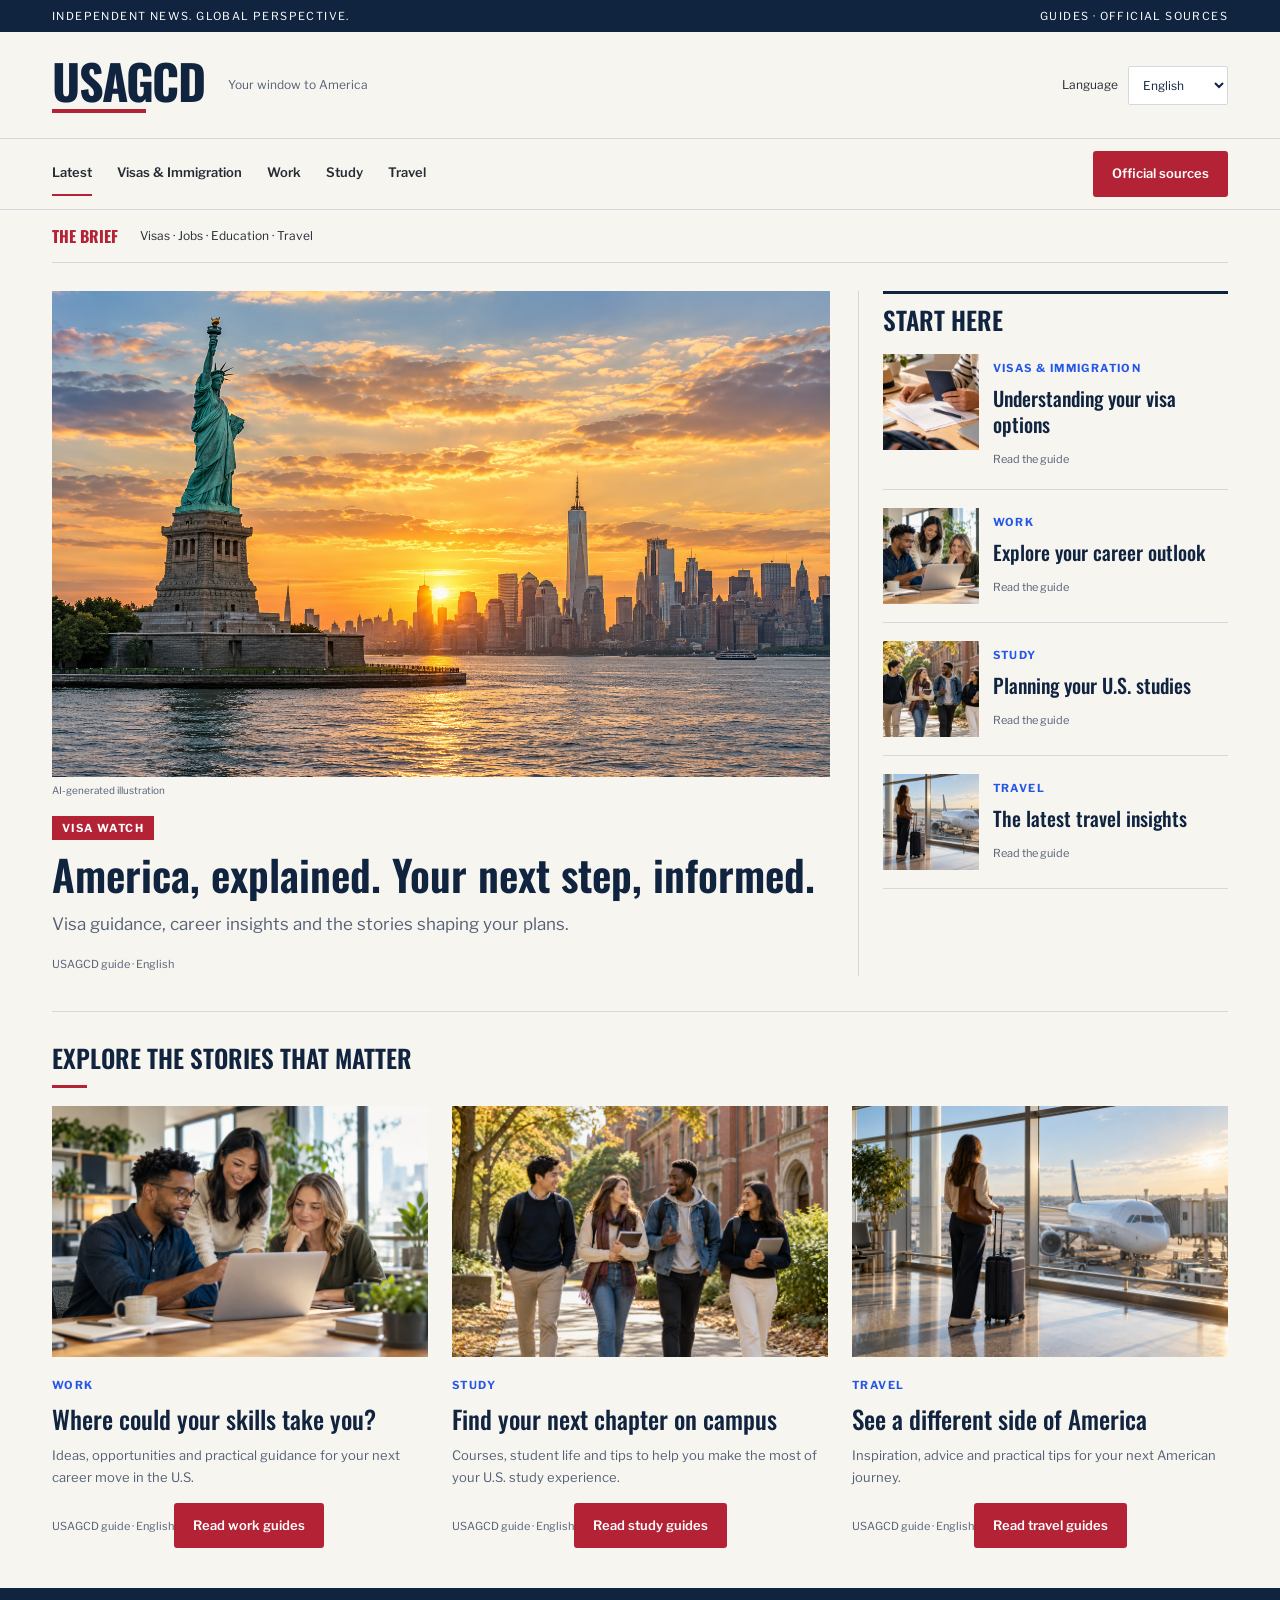
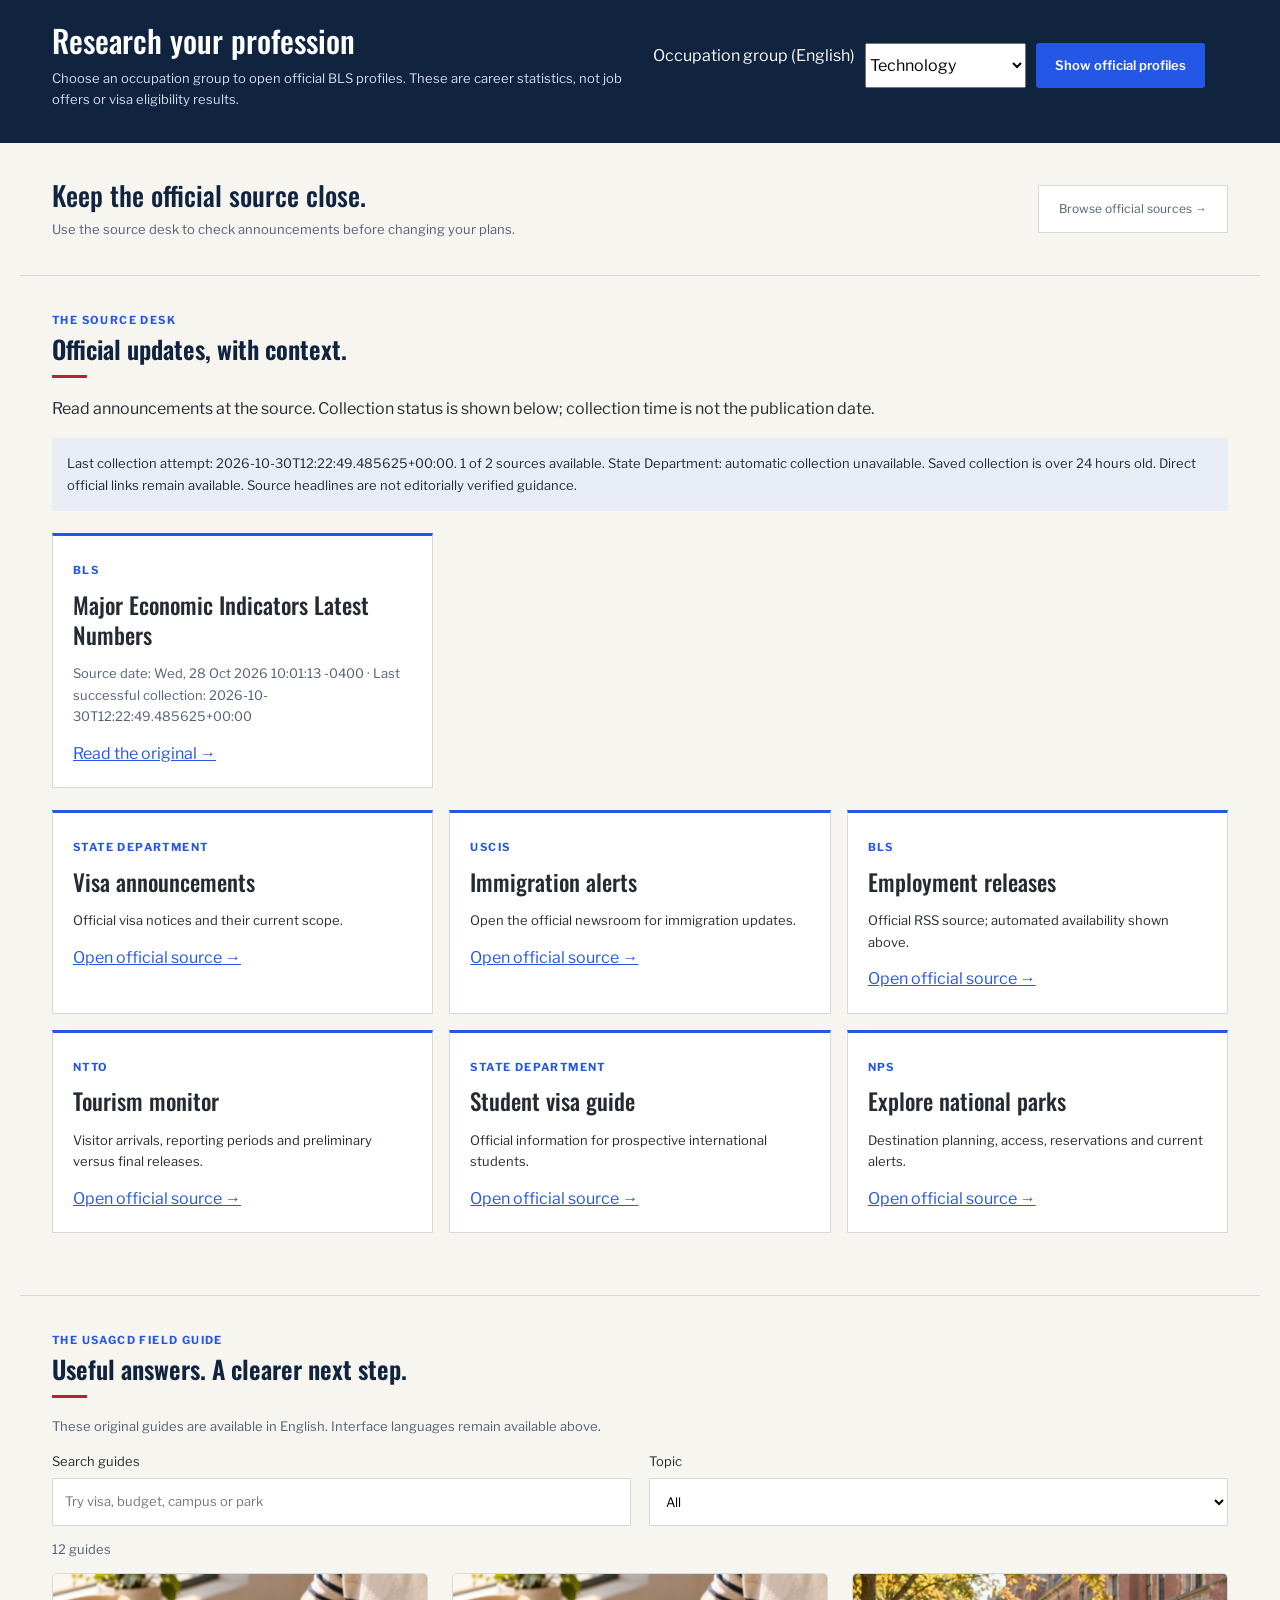
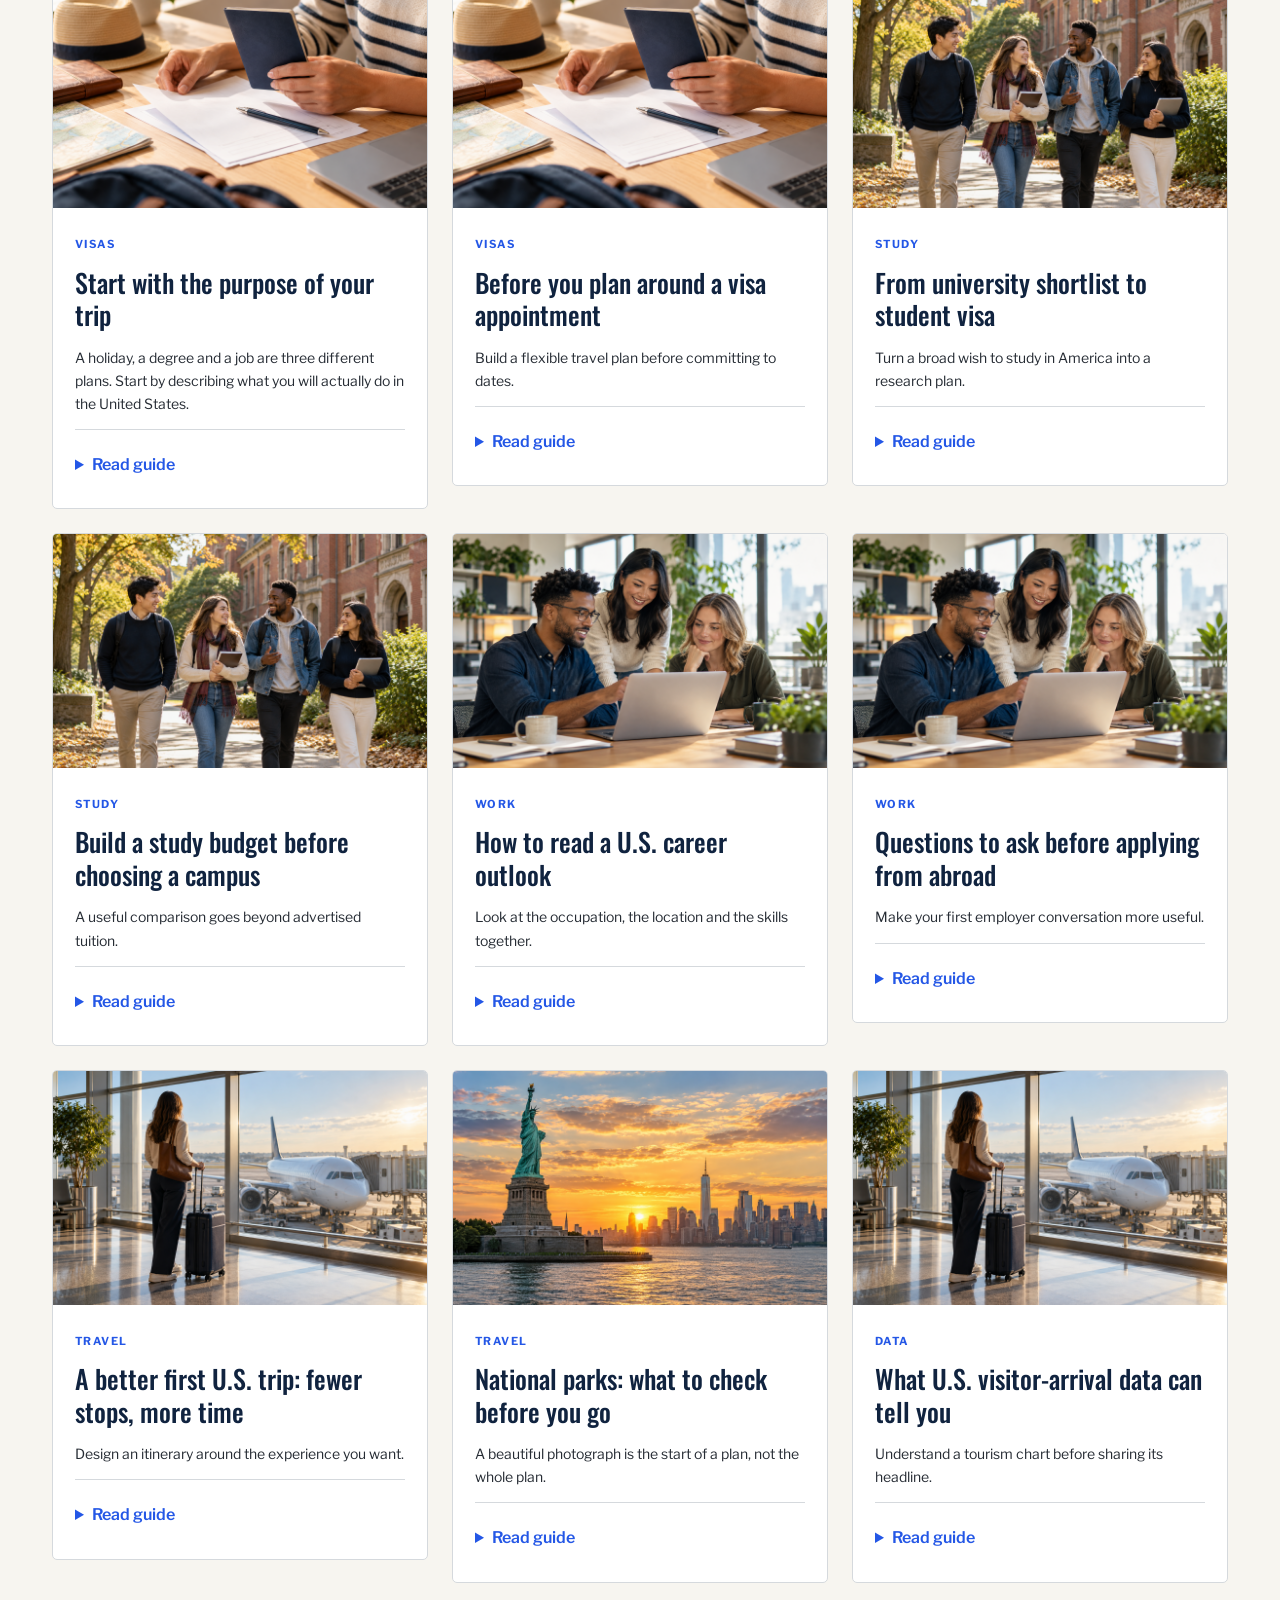
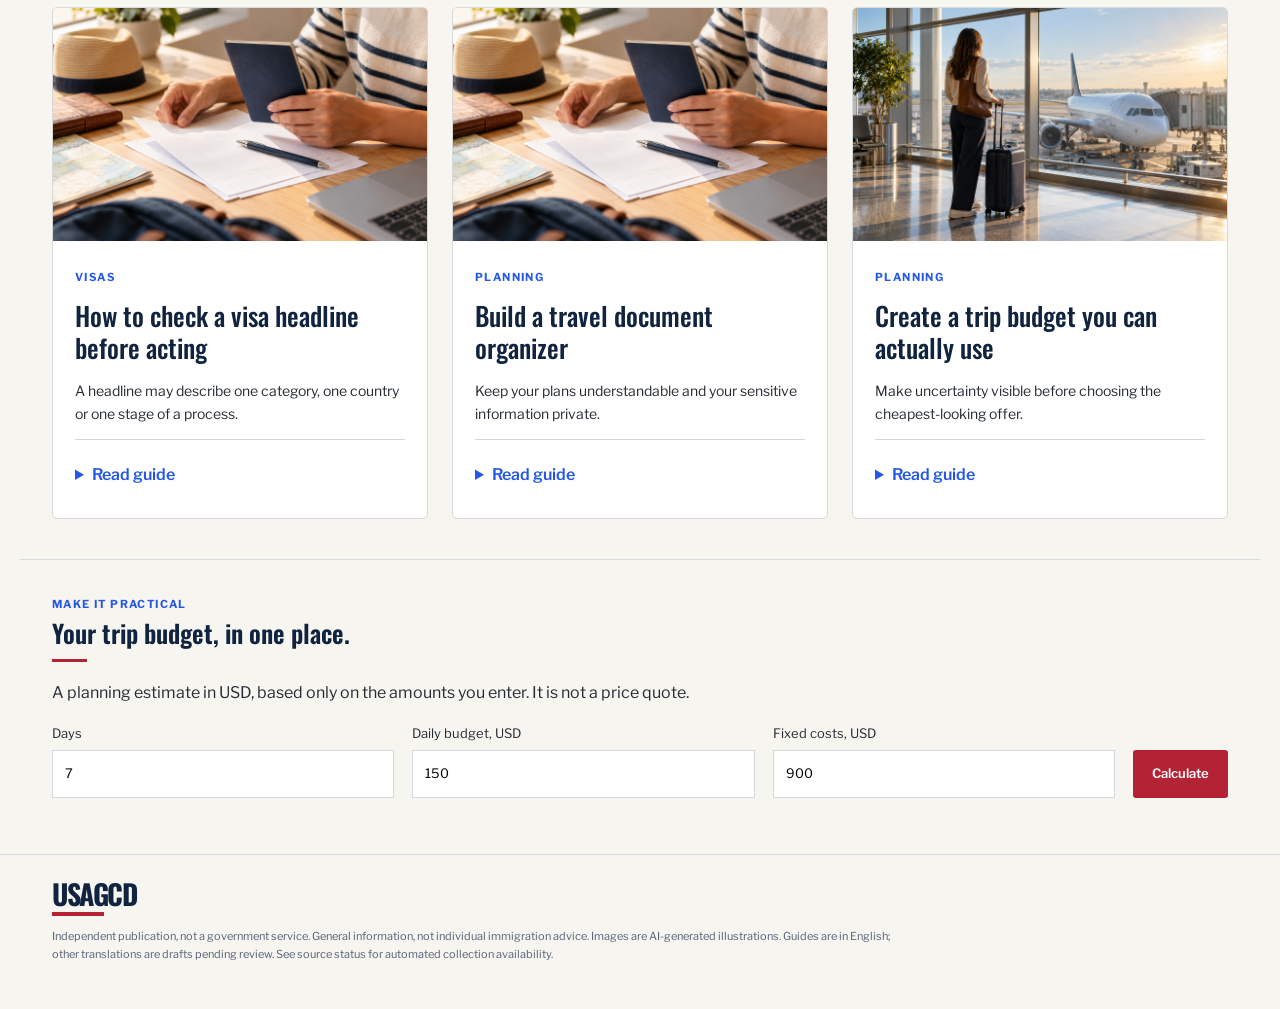
<file: index.html>
<!doctype html>
<html lang="en" dir="ltr">
<head><meta charset="utf-8"><meta name="viewport" content="width=device-width,initial-scale=1"><title>USAGCD — Visas, Work, Study & Travel</title>
<link rel="preconnect" href="https://fonts.googleapis.com"><link rel="preconnect" href="https://fonts.gstatic.com" crossorigin>
<link href="https://fonts.googleapis.com/css2?family=Oswald:wght@500;600;700&family=Libre+Franklin:wght@400;500;600;700&family=Noto+Sans:wght@400;600;700&family=Noto+Sans+Arabic:wght@400;600;700&family=Noto+Sans+Devanagari:wght@400;600;700&display=swap" rel="stylesheet">
<style>
:root{--navy:#10233f;--paper:#f7f5f0;--blue:#2457e6;--red:#b42335;--ink:#252b33;--muted:#536075;--line:#d5d9dd;--heading:'Oswald',sans-serif;--body:'Libre Franklin',sans-serif}*{box-sizing:border-box}body{margin:0;color:var(--ink);background:var(--paper);font:16px/1.65 var(--body)}button,select,input{font:inherit}button,a,select{touch-action:manipulation}a{color:inherit;text-decoration:none}a:hover{text-decoration:underline}button:focus-visible,a:focus-visible,select:focus-visible,input:focus-visible{outline:3px solid var(--blue);outline-offset:4px}.wrap{max-width:1240px;margin:auto;padding-inline:32px}.top{background:var(--navy);color:white;font-size:11px;letter-spacing:1.4px;padding-block:7px}.top .wrap{display:flex;justify-content:space-between;gap:20px}.masthead{display:flex;align-items:center;justify-content:space-between;gap:24px;padding-block:25px}.brand{display:flex;align-items:center;gap:24px}.logo{font:700 48px/1 var(--heading);color:var(--navy);letter-spacing:-1.5px;direction:ltr;display:inline-block;position:relative;padding-bottom:8px}.logo:after{content:'';height:4px;width:62%;background:var(--red);position:absolute;bottom:0;left:0}.tagline{font-size:12px;color:var(--muted)}.language{display:flex;align-items:center;gap:10px;font-size:12px}.language select{max-width:175px;border:1px solid var(--line);background:#fff;color:var(--navy);padding:10px;border-radius:2px}.navigation{border-block:1px solid var(--line)}.nav-inner{display:flex;align-items:center;justify-content:space-between;gap:20px;padding-block:12px}.nav-links{display:flex;gap:25px;flex-wrap:wrap;font-size:13px;font-weight:600}.nav-links a{padding-block:10px}.nav-links a:first-child{border-bottom:2px solid var(--red)}.cta{display:inline-block;border:0;background:var(--red);color:white;border-radius:3px;padding:12px 19px;font-weight:600;font-size:13px;cursor:pointer}.brief{display:flex;gap:22px;align-items:center;padding-block:13px;font-size:12px;border-bottom:1px solid var(--line);flex-wrap:wrap}.brief strong{color:var(--red);font-family:var(--heading);font-size:16px}.lead-grid{display:grid;grid-template-columns:minmax(0,2.1fr) minmax(250px,1fr);gap:28px;padding-block:28px 35px}.lead img{display:block;width:100%;height:auto;aspect-ratio:16/10;object-fit:cover;object-position:45% 50%}.category{font-size:11px;letter-spacing:1.4px;text-transform:uppercase;font-weight:700;color:var(--blue)}.lead .category{display:inline-block;background:var(--red);color:white;padding:3px 10px;margin-top:17px}.lead h1{font:600 clamp(30px,3.3vw,46px)/1.16 var(--heading);color:var(--navy);margin:10px 0}.lead p{color:var(--muted);margin:12px 0;font-size:17px;line-height:1.6}.meta{font-size:11px;color:var(--muted)}.side{border-inline-start:1px solid var(--line);padding-inline-start:24px}.section-title{font:600 25px/1.3 var(--heading);color:var(--navy);margin:0 0 18px}.side .section-title{border-top:3px solid var(--navy);padding-top:10px}.update{display:grid;grid-template-columns:96px 1fr;gap:14px;border-bottom:1px solid var(--line);padding:18px 0}.update:first-of-type{padding-top:0}.update img{width:96px;height:96px;object-fit:cover}.update h3{font:500 20px/1.3 var(--heading);color:var(--navy);margin:4px 0 8px}.topics{padding-block:30px 40px;border-top:1px solid var(--line);scroll-margin-top:20px}.topics .section-title:after{content:'';display:block;width:35px;height:3px;background:var(--red);margin-top:10px}.cards{display:grid;grid-template-columns:repeat(3,minmax(0,1fr));gap:24px}.story{min-width:0}.story img{display:block;width:100%;height:auto;aspect-ratio:3/2;object-fit:cover;margin-bottom:14px}.story h3{font:500 25px/1.3 var(--heading);color:var(--navy);margin:6px 0}.story p{font-size:13px;line-height:1.75;color:var(--muted);margin:8px 0 14px}.career{background:var(--navy);color:white;padding-block:32px}.career .wrap{display:grid;grid-template-columns:1fr 1fr;gap:25px;align-items:center}.career h2{font:500 31px/1.3 var(--heading);margin:0 0 7px}.career p{font-size:13px;margin:0;color:#d3deed}.career form{display:flex;gap:10px;flex-wrap:wrap}.career input{min-width:150px;flex:1;padding:13px;border:1px solid #d5d9dd;border-radius:3px;background:white;color:var(--ink)}.career button{background:var(--blue)}.result{grid-column:1/-1;font-size:13px;border-top:1px solid #56718f;padding-top:12px}.newsletter{display:flex;align-items:center;justify-content:space-between;gap:25px;padding-block:35px}.newsletter h2{font:500 27px/1.3 var(--heading);color:var(--navy);margin:0 0 6px}.newsletter p{font-size:13px;color:var(--muted);margin:0}.newsletter .preview-tag{border:1px solid var(--line);background:white;padding:13px 20px;font-size:12px;color:var(--muted)}footer{border-top:1px solid var(--line);padding-block:25px 35px}footer .logo{font-size:28px}footer p{font-size:11px;color:var(--muted);max-width:850px}.caption{font-size:10px;color:var(--muted);margin-top:5px}html[lang=ar]{--body:'Noto Sans Arabic',sans-serif;--heading:'Noto Sans Arabic',sans-serif}html[lang=hi]{--body:'Noto Sans Devanagari',sans-serif;--heading:'Noto Sans Devanagari',sans-serif}html[lang=ru]{--body:'Noto Sans',sans-serif;--heading:'Noto Sans',sans-serif}html[lang=ar] .logo,html[lang=hi] .logo,html[lang=ru] .logo{font-family:Oswald,sans-serif}html[lang=ar] .category,html[lang=hi] .category{letter-spacing:0}html[lang=ar] h1{line-height:1.65}
@media(max-width:850px){.tagline{display:none}.wrap{padding-inline:22px}.lead-grid{grid-template-columns:1.6fr 1fr;gap:20px}.side{padding-inline-start:18px}.update{grid-template-columns:72px 1fr;gap:10px}.update img{width:72px;height:80px}.update h3{font-size:17px}.nav-links{gap:15px}.cards{gap:18px}.career .wrap{grid-template-columns:1fr}.nav-inner>.cta{display:none}}
@media(max-width:600px){.wrap{padding-inline:18px}.top{font-size:9px}.top .wrap{gap:10px;flex-wrap:wrap}.masthead{padding-block:20px;gap:12px}.logo{font-size:36px}.language label{display:none}.language select{font-size:13px;width:117px;padding:10px 7px}.nav-inner{padding-block:5px}.nav-links{gap:3px 16px;font-size:12px}.nav-links a{padding-block:9px}.brief{gap:10px;font-size:11px}.lead-grid{display:block;padding-block:20px 28px}.lead img{aspect-ratio:4/3;object-position:40% 50%}.lead h1{font-size:34px}.lead p{font-size:15px}.side{border-inline-start:0;padding-inline-start:0;margin-top:28px}.update{grid-template-columns:94px 1fr;padding-block:13px}.update img{width:94px;height:85px}.update h3{font-size:21px}.cards{grid-template-columns:1fr;gap:28px}.story h3{font-size:27px}.story p{font-size:14px}.newsletter{align-items:flex-start;flex-direction:column}.career h2{font-size:28px}.career form{flex-direction:column}.career .cta{min-height:48px}html[lang=ar] .lead h1{font-size:28px}}
</style><link rel="stylesheet" href="content.css"></head>
<body><div class="top"><div class="wrap"><span data-t="top">INDEPENDENT NEWS. GLOBAL PERSPECTIVE.</span><span data-t="preview">DESIGN REFERENCE · SAMPLE CONTENT</span></div></div>
<header><div class="wrap masthead"><div class="brand"><a href="#" class="logo" aria-label="USAGCD home">USAGCD</a><span class="tagline" data-t="tagline">Your window to America</span></div><div class="language"><label for="language" data-t="language">Language</label><select id="language" aria-label="Language"><option value="en">English</option><option value="ar">العربية</option><option value="hi">हिन्दी</option><option value="ru">Русский</option><option value="pt">Português</option></select></div></div><div class="navigation"><div class="wrap nav-inner"><nav class="nav-links" aria-label="Topics"><a href="#latest" data-t="latest">Latest</a><a href="#latest" data-t="visas">Visas & Immigration</a><a href="#work" data-t="work">Work</a><a href="#study" data-t="study">Study</a><a href="#travel" data-t="travel">Travel</a></nav><a class="cta" href="#newsletter" data-t="briefing">Get the briefing</a></div></div></header>
<main><div class="wrap"><div class="brief"><strong data-t="theBrief">THE BRIEF</strong><span data-t="briefTopics">Visas · Jobs · Education · Travel</span></div><section id="latest" class="lead-grid"><article class="lead"><img src="assets/america-hero.png" width="1536" height="1024" alt="AI illustration of the Statue of Liberty and Manhattan across New York harbor"><div class="caption" data-t="illustration">AI-generated illustration</div><span class="category" data-t="visaWatch">VISA WATCH</span><h1 data-t="heroTitle">America, explained. Your next step, informed.</h1><p data-t="heroText">Visa guidance, career insights and the stories shaping your plans.</p><span class="meta" data-t="sample">Editorial preview · Sample content</span></article><aside class="side"><h2 class="section-title" data-t="updates">LATEST UPDATES</h2><article class="update"><img src="assets/visa-guidance.png" width="96" height="96" alt="Illustrative travel document planning"><div><span class="category" data-t="visas">Visas & Immigration</span><h3 data-t="visaTitle">Understanding your visa options</h3><span class="meta" data-t="sampleShort">Sample story</span></div></article><article class="update"><img src="assets/work-careers.png" width="96" height="96" alt="Illustrative professional collaboration"><div><span class="category" data-t="work">Work</span><h3 data-t="workShort">Explore your career outlook</h3><span class="meta" data-t="sampleShort">Sample story</span></div></article><article class="update"><img src="assets/study-campus.png" width="96" height="96" alt="Illustrative students on campus"><div><span class="category" data-t="study">Study</span><h3 data-t="studyShort">Planning your U.S. studies</h3><span class="meta" data-t="sampleShort">Sample story</span></div></article><article class="update"><img src="assets/travel-airport.png" width="96" height="96" alt="Illustrative airport traveler"><div><span class="category" data-t="travel">Travel</span><h3 data-t="travelShort">The latest travel insights</h3><span class="meta" data-t="sampleShort">Sample story</span></div></article></aside></section><section class="topics"><h2 class="section-title" data-t="stories">EXPLORE THE STORIES THAT MATTER</h2><div class="cards"><article class="story" id="work"><img src="assets/work-careers.png" width="1536" height="1024" loading="lazy" alt="Illustrative professionals collaborating in an office"><span class="category" data-t="work">Work</span><h3 data-t="workTitle">Where could your skills take you?</h3><p data-t="workText">Ideas, opportunities and practical guidance for your next career move in the U.S.</p><span class="meta" data-t="sample">Editorial preview · Sample content</span></article><article class="story" id="study"><img src="assets/study-campus.png" width="1536" height="1024" loading="lazy" alt="Illustrative international students walking on campus"><span class="category" data-t="study">Study</span><h3 data-t="studyTitle">Find your next chapter on campus</h3><p data-t="studyText">Courses, student life and tips to help you make the most of your U.S. study experience.</p><span class="meta" data-t="sample">Editorial preview · Sample content</span></article><article class="story" id="travel"><img src="assets/travel-airport.png" width="1536" height="1024" loading="lazy" alt="Illustrative traveler at an airport window"><span class="category" data-t="travel">Travel</span><h3 data-t="travelTitle">See a different side of America</h3><p data-t="travelText">Inspiration, advice and practical tips for your next American journey.</p><span class="meta" data-t="sample">Editorial preview · Sample content</span></article></div></section></div>
<section class="career"><div class="wrap"><div><h2 data-t="careerTitle">Is your profession in demand?</h2><p data-t="careerText">Explore career insights, skill trends and opportunities in the U.S.</p></div><form id="career-form"><input id="profession" aria-label="Your profession" placeholder="Enter your profession" required><button class="cta" type="submit" data-t="explore">Explore careers</button></form><div id="result" class="result" role="status" hidden></div></div></section><section id="newsletter" class="wrap newsletter"><div><h2 data-t="newsletterTitle">Your American briefing.</h2><p data-t="newsletterText">Independent insights on visas, careers, study and travel.</p></div><span class="preview-tag" data-t="newsletterDemo">Newsletter layout preview — no signup connected</span></section><section id="newsroom" class="wrap topics" lang="en" dir="ltr"><span class="category">THE SOURCE DESK</span><h2 class="section-title">Official updates, with context.</h2><p>Read announcements at the source. Collection status is shown below; collection time is not the publication date.</p><div id="feed-status" role="status">Checking saved source status…</div><div id="news-items" class="source-grid"></div><div class="source-grid" id="source-directory"></div></section>
<section id="library" class="wrap topics" lang="en" dir="ltr"><span class="category">THE USAGCD FIELD GUIDE</span><h2 class="section-title">Useful answers. A clearer next step.</h2><p id="language-notice">These original guides are available in English. Interface languages remain available above.</p><div class="library-tools"><label>Search guides<input type="search" id="guide-search" placeholder="Try visa, budget, campus or park"></label><label>Topic<select id="guide-filter"><option>All</option><option>Visas</option><option>Work</option><option>Study</option><option>Travel</option><option>Planning</option><option>Data</option></select></label></div><p id="guide-count" role="status"></p><div id="guide-grid"></div></section>
<section id="planner" class="wrap topics" lang="en" dir="ltr"><span class="category">MAKE IT PRACTICAL</span><h2 class="section-title">Your trip budget, in one place.</h2><p>A planning estimate in USD, based only on the amounts you enter. It is not a price quote.</p><form id="budget-form" class="library-tools"><label>Days<input id="days" type="number" min="1" max="365" value="7" required></label><label>Daily budget, USD<input id="daily" type="number" min="0" step="0.01" value="150" required></label><label>Fixed costs, USD<input id="fixed" type="number" min="0" step="0.01" value="900" required></label><button class="cta">Calculate</button></form><p id="budget-result" role="status"></p></section></main><footer><div class="wrap"><span class="logo">USAGCD</span><p data-t="footer">Design reference only. All photos are AI-generated illustrations; stories are samples. News feeds, eligibility checks and subscriptions are not connected. An independent publication, not a government service.</p></div></footer>
<script src="translations.js"></script>
<script>const selector=document.getElementById('language');function changeLanguage(lang){const dictionary=translations[lang]||translations.en;document.documentElement.lang=lang;document.documentElement.dir=lang==='ar'?'rtl':'ltr';document.querySelectorAll('[data-t]').forEach(el=>el.textContent=dictionary[el.dataset.t]||translations.en[el.dataset.t]);document.getElementById('profession').placeholder=dictionary.profession;document.getElementById('profession').setAttribute('aria-label',dictionary.profession);document.getElementById('result').hidden=true;}selector.addEventListener('change',()=>changeLanguage(selector.value));document.getElementById('career-form').addEventListener('submit',e=>{e.preventDefault();const result=document.getElementById('result');result.textContent=translations[selector.value].demoResult;result.hidden=false;});</script>
<script src="content.js"></script><script src="data/news.js"></script><script src="content-ui.js"></script></body></html>
</file>
<file: content.css>
#guide-grid{display:grid;grid-template-columns:repeat(3,minmax(0,1fr));gap:24px}.guide{background:white;border:1px solid var(--line);border-radius:5px;overflow:hidden;align-self:start}.guide img{width:100%;aspect-ratio:16/10;object-fit:cover;display:block}.guide-body{padding:22px}.guide h3{font:500 26px/1.25 var(--heading);color:var(--navy);margin:10px 0}.guide p{font-size:14px}.guide details{border-top:1px solid var(--line);padding-top:14px}.guide summary{cursor:pointer;color:var(--blue);font-weight:600;padding:8px 0}.guide h4{margin-bottom:0}.guide a,.source-grid a,#result a{color:var(--blue);text-decoration:underline}.source-grid{display:grid;grid-template-columns:repeat(3,minmax(0,1fr));gap:16px;margin:22px 0}.source-card{background:white;border:1px solid var(--line);padding:20px;border-top:3px solid var(--blue);overflow-wrap:anywhere}.source-card h3{font:500 23px/1.3 var(--heading);margin:8px 0}.source-card p{font-size:13px}.library-tools{display:flex;gap:18px;align-items:end;flex-wrap:wrap}.library-tools label{display:flex;flex-direction:column;gap:6px;font-size:13px;flex:1;min-width:160px}.library-tools input,.library-tools select{padding:12px;border:1px solid var(--line);width:100%;background:white;min-height:48px}.library-tools button{min-height:48px}#feed-status{font-size:13px;background:#e8edf5;padding:15px}#guide-count,#language-notice{font-size:13px;color:var(--muted)}#result a{color:white}#guide-grid:empty:after{content:'No guides found. Try another word or topic.'}@media(max-width:900px){#guide-grid,.source-grid{grid-template-columns:repeat(2,minmax(0,1fr))}}@media(max-width:600px){#guide-grid,.source-grid{grid-template-columns:1fr}.library-tools{display:block}.library-tools label{margin-bottom:15px}}
</file>
